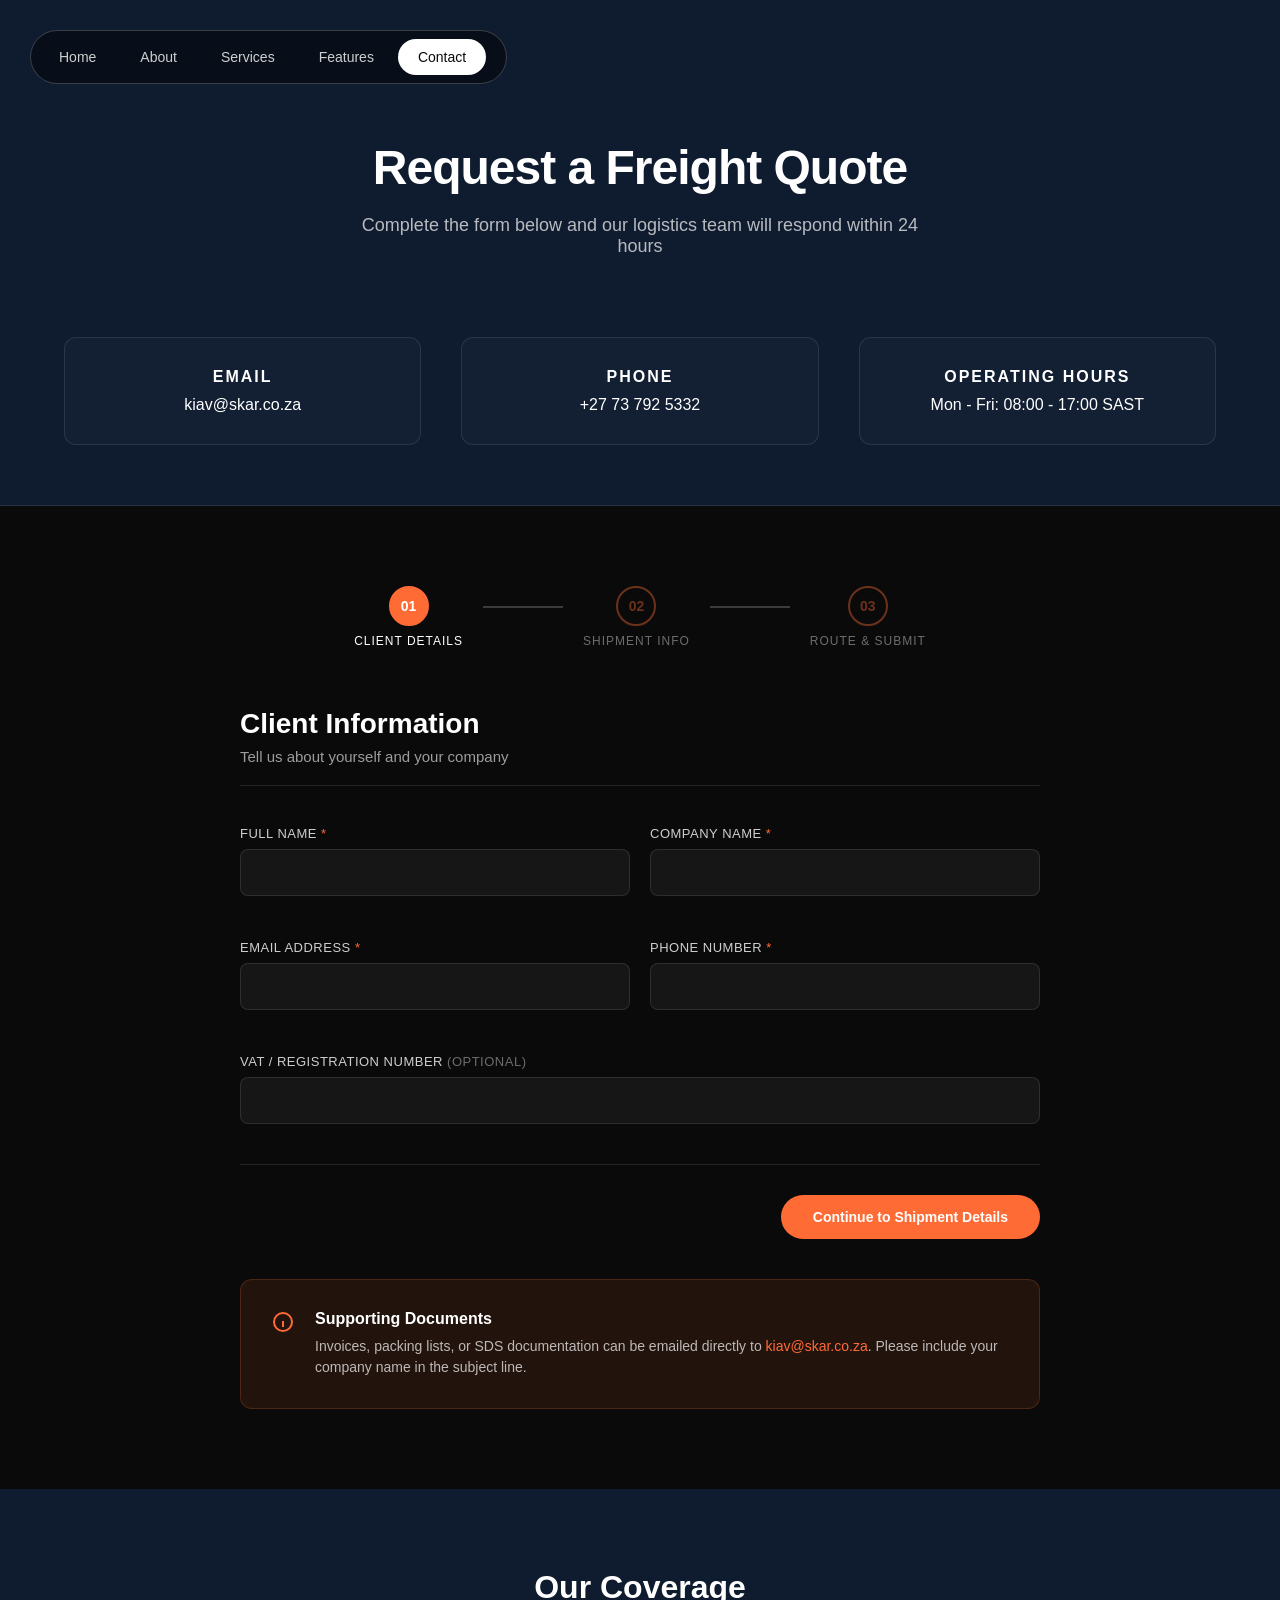
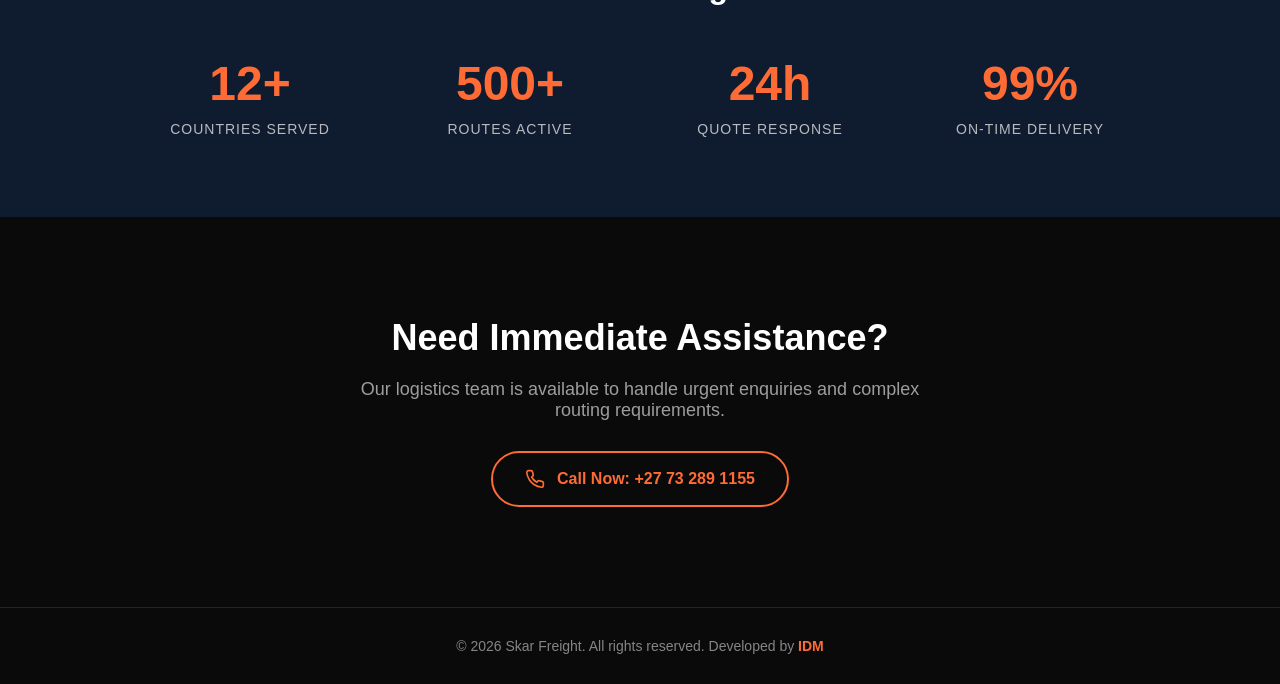
<file: contact-us.html>
<!DOCTYPE html>
<html lang="en">
<head>
    <meta charset="UTF-8">
    <meta name="viewport" content="width=device-width, initial-scale=1.0">
    <title>Contact Us | Skar Freight - Logistics Solutions</title>
    <link rel="stylesheet" href="./assets/css/style.css">
    <link rel="stylesheet" href="./assets/css/contact.css">
</head>
<body>

    <!-- Mobile Header (Logo + Hamburger) - Only visible on mobile -->
    <div class="mobile-header">
        <a href="#home" class="mobile-logo">
            <img src="/assets/img/logo/skarfreight_LogoT.png" alt="Skar Freight Logo">
        </a>
    </div>

    <!-- Mobile Menu Overlay -->
    <div class="mobile-menu" id="mobileMenu">
        <div class="mobile-menu-header">
            <span class="mobile-menu-title">Menu</span>
            <button class="mobile-menu-close" id="mobileMenuClose" aria-label="Close menu">
                <svg width="24" height="24" viewBox="0 0 24 24" fill="none" stroke="currentColor" stroke-width="2">
                    <path d="M18 6L6 18M6 6l12 12"/>
                </svg>
            </button>
        </div>
        <nav class="mobile-nav">
            <a href="#home" class="mobile-nav-link active">Home</a>
            <a href="#about" class="mobile-nav-link">About</a>
            <a href="#services" class="mobile-nav-link">Services</a>
            <a href="#tracking" class="mobile-nav-link">Tracking</a>
            <a href="contact-us.html" class="mobile-nav-link">Contact</a>
        </nav>
        <div class="mobile-menu-footer">
            <a href="contact-us.html" class="btn-mobile-quote">Get a Quote</a>
        </div>
    </div>

    <!-- Navigation -->
    <nav class="nav-container">
        <div class="nav-links">
            <a href="index.html" class="nav-link">Home</a>
            <a href="index.html#about" class="nav-link">About</a>
            <a href="index.html#services" class="nav-link">Services</a>
            <a href="index.html#features" class="nav-link">Features</a>
            <a href="contact-us.html" class="nav-link active">Contact</a>
        </div>
    </nav>

    <!-- Right Side Actions -->
 

    <!-- Slim Hero -->
    <section class="contact-hero">
        <div class="contact-hero-content">
            <h1>Request a Freight Quote</h1>
            <p>Complete the form below and our logistics team will respond within 24 hours</p>
        </div>
    </section>

    <!-- Contact Information Block -->
    <section class="contact-info-section">
        <div class="contact-info-grid">
            <div class="info-block">
                <span class="info-label">Email</span>
                <a href="mailto:operations@skarfreight.co.za">kiav@skar.co.za</a>
            </div>
            <div class="info-block">
                <span class="info-label">Phone</span>
                <a href="tel:+27123456789">+27 73 792 5332</a>
            </div>
            <div class="info-block">
                <span class="info-label">Operating Hours</span>
                <span>Mon - Fri: 08:00 - 17:00 SAST</span>
            </div>
        </div>
    </section>

    <!-- Main Form Section -->
    <section class="form-section" id="info" >
        <div class="form-container">
            
            <!-- Progress Bar -->
            <div class="form-progress">
                <div class="progress-step active" data-step="1">
                    <span class="step-number">01</span>
                    <span class="step-label">Client Details</span>
                </div>
                <div class="progress-line"></div>
                <div class="progress-step" data-step="2">
                    <span class="step-number">02</span>
                    <span class="step-label">Shipment Info</span>
                </div>
                <div class="progress-line"></div>
                <div class="progress-step" data-step="3">
                    <span class="step-number">03</span>
                    <span class="step-label">Route & Submit</span>
                </div>
            </div>

            <!-- Form -->
            <form id="quoteForm" action="https://api.web3forms.com/submit" method="POST">
                
                <!-- Web3Forms Configuration -->
                <input type="hidden" name="access_key" value="cb24d97c-e6bf-4c28-b1c5-c3f5e6b22bdf">
                <input type="hidden" name="subject" value="New Freight Quote Request - Skar Freight">
                <input type="hidden" name="from_name" value="Skar Freight Website">
                <input type="hidden" name="redirect" value="https://skar.co.za/thank-you.html">
                
             
                <div class="h-captcha" data-captcha="true"></div>
                
                
                <!-- Step 1: Client Details -->
                <div class="form-step active" data-step="1">
                    <div class="step-header">
                        <h2>Client Information</h2>
                        <p>Tell us about yourself and your company</p>
                    </div>

                    <div class="form-grid two-col">
                        <div class="form-group">
                            <label for="clientFullName">Full Name <span class="required">*</span></label>
                            <input type="text" id="clientFullName" name="Client Full Name" required>
                        </div>
                        <div class="form-group">
                            <label for="companyName">Company Name <span class="required">*</span></label>
                            <input type="text" id="companyName" name="Company Name" required>
                        </div>
                    </div>

                    <div class="form-grid two-col">
                        <div class="form-group">
                            <label for="emailAddress">Email Address <span class="required">*</span></label>
                            <input type="email" id="emailAddress" name="Email Address" required>
                        </div>
                        <div class="form-group">
                            <label for="phoneNumber">Phone Number <span class="required">*</span></label>
                            <input type="tel" id="phoneNumber" name="Phone Number" required>
                        </div>
                    </div>

                    <div class="form-group">
                        <label for="vatNumber">VAT / Registration Number <span class="optional">(Optional)</span></label>
                        <input type="text" id="vatNumber" name="VAT Registration Number">
                    </div>

                    <div class="step-actions">
                        <button type="button" class="btn-next" onclick="nextStep(2)">Continue to Shipment Details</button>
                    </div>
                </div>

                <!-- Step 2: Shipment Information -->
                <div class="form-step" data-step="2">
                    <div class="step-header">
                        <h2>Shipment Details</h2>
                        <p>Describe your cargo and service requirements</p>
                    </div>

                    <div class="form-group">
                        <label for="serviceType">Service Type <span class="required">*</span></label>
                        <select id="serviceType" name="Service Type" required>
                            <option value="">Select a service...</option>
                            <option value="Local Transport">Local Transport</option>
                            <option value="Long Distance">Long Distance</option>
                            <option value="Cross-Border">Cross-Border</option>
                            <option value="Break Bulk">Break Bulk</option>
                            <option value="Containerized">Containerized</option>
                            <option value="Hazardous / Bonded">Hazardous / Bonded</option>
                            <option value="3PL">3PL</option>
                            <option value="Other">Other</option>
                        </select>
                    </div>

                    <div class="form-group">
                        <label for="cargoDescription">Cargo Description <span class="required">*</span></label>
                        <textarea id="cargoDescription" name="Cargo Description" rows="3" placeholder="Describe the nature of your goods..." required></textarea>
                    </div>

                    <div class="form-grid two-col">
                        <div class="form-group">
                            <label for="estimatedWeight">Estimated Weight <span class="required">*</span></label>
                            <div class="input-group">
                                <input type="number" id="estimatedWeight" name="Estimated Weight" min="0" step="0.01" required>
                                <select name="Weight Unit" class="unit-select">
                                    <option value="kg">kg</option>
                                    <option value="tons">tons</option>
                                </select>
                            </div>
                        </div>
                        <div class="form-group">
                            <label for="packagingType">Packaging Type <span class="required">*</span></label>
                            <select id="packagingType" name="Packaging Type" required>
                                <option value="">Select...</option>
                                <option value="Pallets">Pallets</option>
                                <option value="Crates">Crates</option>
                                <option value="Containers">Containers</option>
                                <option value="Bulk">Bulk</option>
                                <option value="Boxes/Cartons">Boxes/Cartons</option>
                                <option value="Other">Other</option>
                            </select>
                        </div>
                    </div>

                    <div class="form-grid three-col">
                        <div class="toggle-group">
                            <label class="toggle-label">
                                <input type="checkbox" name="Hazardous Cargo" value="Yes">
                                <span class="toggle-switch"></span>
                                <span class="toggle-text">Hazardous Cargo?</span>
                            </label>
                        </div>
                        <div class="toggle-group">
                            <label class="toggle-label">
                                <input type="checkbox" name="Insurance Required" value="Yes">
                                <span class="toggle-switch"></span>
                                <span class="toggle-text">Insurance Required?</span>
                            </label>
                        </div>
                        <div class="toggle-group">
                            <label class="toggle-label">
                                <input type="checkbox" name="Tracking Access Required" value="Yes">
                                <span class="toggle-switch"></span>
                                <span class="toggle-text">Tracking Access?</span>
                            </label>
                        </div>
                    </div>

                    <!-- Conditional Hazardous Details -->
                    <div class="form-group conditional-field" id="hazardousDetails" style="display: none;">
                        <label for="hazardousInfo">Hazardous Material Details <span class="required">*</span></label>
                        <textarea id="hazardousInfo" name="Hazardous Material Details" rows="3" placeholder="UN Number, Class, Packing Group, etc."></textarea>
                    </div>

                    <div class="step-actions">
                        <button type="button" class="btn-prev" onclick="prevStep(1)">Back</button>
                        <button type="button" class="btn-next" onclick="nextStep(3)">Continue to Route Details</button>
                    </div>
                </div>

                <!-- Step 3: Route Information -->
                <div class="form-step" data-step="3">
                    <div class="step-header">
                        <h2>Route Information</h2>
                        <p>Specify collection and delivery locations</p>
                    </div>

                    <div class="location-section">
                        <h3>Collection</h3>
                        <div class="form-grid two-col">
                            <div class="form-group">
                                <label for="collectionCity">City <span class="required">*</span></label>
                                <input type="text" id="collectionCity" name="Collection City" required>
                            </div>
                            <div class="form-group">
                                <label for="collectionCountry">Country <span class="required">*</span></label>
                                <input type="text" id="collectionCountry" name="Collection Country" required>
                            </div>
                        </div>
                        <div class="form-group">
                            <label for="collectionDate">Preferred Collection Date <span class="required">*</span></label>
                            <input type="date" id="collectionDate" name="Preferred Collection Date" required>
                        </div>
                    </div>

                    <div class="location-section">
                        <h3>Delivery</h3>
                        <div class="form-grid two-col">
                            <div class="form-group">
                                <label for="deliveryCity">City <span class="required">*</span></label>
                                <input type="text" id="deliveryCity" name="Delivery City" required>
                            </div>
                            <div class="form-group">
                                <label for="deliveryCountry">Country <span class="required">*</span></label>
                                <input type="text" id="deliveryCountry" name="Delivery Country" required>
                            </div>
                        </div>
                        <div class="form-group">
                            <label for="deliveryDate">Required Delivery Date <span class="optional">(Optional)</span></label>
                            <input type="date" id="deliveryDate" name="Required Delivery Date">
                        </div>
                    </div>

                    <div class="form-group">
                        <label for="additionalNotes">Additional Notes <span class="optional">(Optional)</span></label>
                        <textarea id="additionalNotes" name="Additional Notes" rows="4" placeholder="Any special requirements, access restrictions, or other relevant information..."></textarea>
                    </div>

                    <div class="step-actions">
                        <button type="button" class="btn-prev" onclick="prevStep(2)">Back</button>
                        <button type="submit" class="btn-submit">Submit Quote Request</button>
                    </div>
                </div>

            </form>

            <!-- File Upload Notice -->
            <div class="file-notice">
                <div class="notice-icon">
                    <svg width="24" height="24" viewBox="0 0 24 24" fill="none" stroke="currentColor" stroke-width="2">
                        <path d="M13 16h-1v-4h-1m1-4h.01M21 12a9 9 0 11-18 0 9 9 0 0118 0z"/>
                    </svg>
                </div>
                <div class="notice-content">
                    <strong>Supporting Documents</strong>
                    <p>Invoices, packing lists, or SDS documentation can be emailed directly to <a href="mailto:kiav@skar.co.za">kiav@skar.co.za</a>. Please include your company name in the subject line.</p>
                </div>
            </div>

        </div>
    </section>

    <!-- Coverage Section -->
    <section class="coverage-section">
        <div class="coverage-container">
            <h2>Our Coverage</h2>
            <div class="coverage-grid">
                <div class="coverage-item">
                    <span class="coverage-number">12+</span>
                    <span class="coverage-label">Countries Served</span>
                </div>
                <div class="coverage-item">
                    <span class="coverage-number">500+</span>
                    <span class="coverage-label">Routes Active</span>
                </div>
                <div class="coverage-item">
                    <span class="coverage-number">24h</span>
                    <span class="coverage-label">Quote Response</span>
                </div>
                <div class="coverage-item">
                    <span class="coverage-number">99%</span>
                    <span class="coverage-label">On-Time Delivery</span>
                </div>
            </div>
        </div>
    </section>

    <!-- Reinforcement CTA -->
    <section class="reinforcement-cta">
        <div class="reinforcement-content">
            <h2>Need Immediate Assistance?</h2>
            <p>Our logistics team is available to handle urgent enquiries and complex routing requirements.</p>
            <a href="tel:+27732891155" class="btn-phone">
                <svg width="20" height="20" viewBox="0 0 24 24" fill="none" stroke="currentColor" stroke-width="2">
                    <path d="M22 16.92v3a2 2 0 01-2.18 2 19.79 19.79 0 01-8.63-3.07 19.5 19.5 0 01-6-6 19.79 19.79 0 01-3.07-8.67A2 2 0 014.11 2h3a2 2 0 012 1.72 12.84 12.84 0 00.7 2.81 2 2 0 01-.45 2.11L8.09 9.91a16 16 0 006 6l1.27-1.27a2 2 0 012.11-.45 12.84 12.84 0 002.81.7A2 2 0 0122 16.92z"/>
                </svg>
                Call Now: +27 73 289 1155
            </a>
        </div>
    </section>

    <!-- Footer -->
    <footer class="contact-footer">
        <div class="footer-bottom">
            <p>&copy; 2026 Skar Freight. All rights reserved. Developed by <a href="https://icarusdigi.github.io/site/" target="_blank" rel="noopener noreferrer">IDM</a></p>
        </div>
    </footer>

    <script src="./assets/js/contact.js"></script>
   
<script src="https://web3forms.com/client/script.js" async defer></script>


</body>
</html>
</file>
<file: assets/css/style.css>
* {
            margin: 0;
            padding: 0;
            box-sizing: border-box;
        }

        html {
            scroll-behavior: auto;
            overflow-y: scroll;
            scroll-snap-type: y mandatory;
        }

        body {
            font-family: -apple-system, BlinkMacSystemFont, 'Segoe UI', Roboto, Oxygen, Ubuntu, Cantarell, sans-serif;
            background: #0a0a0a;
            color: white;
            overflow-x: hidden;
        }

        /* Section Base Styles */
        .section {
            width: 100vw;
            height: 100vh;
            scroll-snap-align: start;
            scroll-snap-stop: always;
            position: relative;
            overflow: hidden;
        }

        /* Navigation Container - Floating */
        .nav-container {
            position: fixed;
            top: 30px;
            left: 30px;
            z-index: 1000;
            display: flex;
            align-items: center;
            gap: 20px;
            background: rgba(0, 0, 0, 0.449);
            backdrop-filter: blur(20px);
            -webkit-backdrop-filter: blur(20px);
            border: 1px solid rgba(255, 255, 255, 0.2);
            border-radius: 50px;
            padding: 8px;
            padding-right: 20px;
            transition: all 0.3s ease;
        }

        .nav-links {
            display: flex;
            gap: 4px;
        }

        .nav-link {
            padding: 10px 20px;
            text-decoration: none;
            color: rgba(255, 255, 255, 0.8);
            font-size: 14px;
            font-weight: 500;
            border-radius: 50px;
            transition: all 0.3s ease;
            white-space: nowrap;
        }

        .nav-link:hover {
            color: white;
            background: rgba(255, 255, 255, 0.1);
        }

        .nav-link.active {
            background: white;
            color: #0a0a0a;
        }

        /* Right Side Buttons */
        .nav-actions {
            position: fixed;
            top: 30px;
            right: 30px;
            z-index: 1000;
            display: flex;
            gap: 12px;
            align-items: center;
        }

        .btn-primary {
            background: #ff6b35;
            color: white;
            border: none;
            padding: 12px 24px;
            border-radius: 50px;
            font-size: 14px;
            font-weight: 600;
            cursor: pointer;
            transition: all 0.3s ease;
            display: flex;
            align-items: center;
            gap: 8px;
        }

        .btn-primary:hover {
            background: #ff5722;
            transform: translateY(-2px);
            box-shadow: 0 10px 30px rgba(255, 107, 53, 0.3);
        }

        .btn-round {
            width: 44px;
            height: 44px;
            border-radius: 50%;
            background: rgba(89, 89, 89, 0.523);
            backdrop-filter: blur(20px);
            border: 1px solid rgba(255, 255, 255, 0.2);
            color: white;
            cursor: pointer;
            display: flex;
            align-items: center;
            justify-content: center;
            transition: all 0.3s ease;
        }

        .btn-round:hover {
            background: rgba(255, 255, 255, 0.2);
            transform: translateY(-2px);
        }

        /* Hero Section */
        .hero-section {
            position: relative;
            display: flex;
            align-items: center;
            justify-content: flex-start;
            padding: 0 5%;
        }

        .hero-bg {
            position: absolute;
            top: 0;
            left: 0;
            width: 100%;
            height: 100%;
            z-index: 0;
            overflow: hidden;
        }

        .hero-bg img {
            width: 100%;
            height: 100%;
            object-fit: cover;
            transform: scale(1.1);
            transition: transform 0.1s linear;
        }

        .hero-overlay {
            position: absolute;
            top: 0;
            left: 0;
            width: 100%;
            height: 100%;
            background: linear-gradient(to bottom, rgba(0,0,0,0.3) 0%, rgba(0,0,0,0.5) 100%);
            z-index: 1;
        }

        /* Hero Content - Lower Left Quarter */
        .hero-content {
            position: relative;
            z-index: 2;
            max-width: 500px;
            margin-top: 15vh;
            transform: translateY(0);
            transition: transform 0.1s linear, opacity 0.1s linear;
        }

        .hero-text {
            font-size: 16px;
            line-height: 1.6;
            color: rgba(255, 255, 255, 0.9);
            margin-bottom: 30px;
            font-weight: 400;
        }

        .hero-cta {
            display: flex;
            gap: 12px;
            align-items: center;
        }

        .btn-request {
            background: #ff6b35;
            color: white;
            border: none;
            padding: 14px 28px;
            border-radius: 50px;
            font-size: 14px;
            font-weight: 600;
            cursor: pointer;
            transition: all 0.3s ease;
            display: flex;
            align-items: center;
            gap: 10px;
        }

        .btn-request:hover {
            background: #ff5722;
            transform: translateY(-2px);
            box-shadow: 0 10px 30px rgba(255, 107, 53, 0.4);
        }

        .btn-arrow {
            width: 40px;
            height: 40px;
            border-radius: 50%;
            background: white;
            border: none;
            color: #0a0a0a;
            cursor: pointer;
            display: flex;
            align-items: center;
            justify-content: center;
            transition: all 0.3s ease;
        }

        .btn-arrow:hover {
            transform: scale(1.1);
        }

        /* Animated Ticker */
        .ticker-container {
            position: absolute;
            bottom: 0;
            left: 0;
            width: 100%;
            overflow: hidden;
            z-index: 3;
            background: rgba(0, 0, 0, 0.3);
            backdrop-filter: blur(10px);
            border-top: 1px solid rgba(255, 255, 255, 0.1);
            padding: 20px 0;
        }

        .ticker-wrapper {
            display: flex;
            width: fit-content;
            animation: ticker 20s linear infinite;
        }

        .ticker-text {
            font-size: 80px;
            font-weight: 900;
            color: white;
            white-space: nowrap;
            padding-right: 100px;
            letter-spacing: -2px;
            text-transform: uppercase;
        }

        @keyframes ticker {
            0% {
                transform: translateX(0);
            }
            100% {
                transform: translateX(-50%);
            }
        }

               /* Why Choose Us Section */
        .why-choose-section {
            background: #ffffff;
            color: #0a0a0a;
            display: flex;
            align-items: center;
            justify-content: center;
            padding: 80px 5%;
        }

        .why-choose-container {
            max-width: 1400px;
            width: 100%;
        }

        /* Header Row */
        .why-choose-header {
            display: flex;
            justify-content: space-between;
            align-items: flex-start;
            margin-bottom: 80px;
            gap: 60px;
        }

        .section-label {
            display: flex;
            align-items: center;
            gap: 10px;
            font-size: 14px;
            font-weight: 500;
            color: #0a0a0a;
            white-space: nowrap;
            flex-shrink: 0;
        }

        .orange-dot {
            width: 8px;
            height: 8px;
            background: #ff6b35;
            border-radius: 50%;
            display: inline-block;
        }

        .why-choose-heading {
            font-size: 42px;
            font-weight: 600;
            line-height: 1.2;
            color: #0a0a0a;
            max-width: 700px;
            letter-spacing: -0.5px;
        }

        /* Features Grid */
        .features-grid {
            display: grid;
            grid-template-columns: repeat(4, 1fr);
            gap: 40px;
        }

        .feature-card {
            display: flex;
            flex-direction: column;
            gap: 20px;
        }

        .feature-icon {
            width: 50px;
            height: 50px;
            border: 1px solid #e0e0e0;
            border-radius: 50%;
            display: flex;
            align-items: center;
            justify-content: center;
            color: #0a0a0a;
        }

        .feature-title {
            font-size: 18px;
            font-weight: 600;
            color: #0a0a0a;
        }

        .feature-description {
            font-size: 14px;
            line-height: 1.5;
            color: #666;
        }

        /* Responsive */
        @media (max-width: 1024px) {
            .why-choose-header {
                flex-direction: column;
                gap: 30px;
            }

            .why-choose-heading {
                font-size: 32px;
                max-width: 100%;
            }

            .features-grid {
                grid-template-columns: repeat(2, 1fr);
                gap: 40px 30px;
            }
        }

        @media (max-width: 768px) {
            .why-choose-section {
                padding: 60px 20px;
            }

            .why-choose-heading {
                font-size: 24px;
            }

            .features-grid {
                grid-template-columns: 1fr;
                gap: 30px;
            }

            .why-choose-header {
                margin-bottom: 50px;
            }
        }

        /* Responsive */
        @media (max-width: 768px) {
            .nav-container {
                top: 20px;
                left: 20px;
                padding: 6px;
                padding-right: 15px;
            }

            .nav-link {
                padding: 8px 12px;
                font-size: 12px;
            }

            .nav-actions {
                top: 20px;
                right: 20px;
            }

            .hero-content {
                margin-top: 20vh;
                padding: 0 20px;
            }

            .hero-text {
                font-size: 14px;
            }

            .ticker-text {
                font-size: 40px;
            }
        }

                /* Services Section */
        .services-section {
            background: #ffffff;
            color: #0a0a0a;
            display: flex;
            align-items: center;
            justify-content: center;
            overflow: hidden;
            padding: 60px 0;
        }

        .services-container {
            width: 100%;
            display: flex;
            flex-direction: column;
            align-items: center;
            gap: 50px;
        }

        /* Carousel - Left Aligned */
        .carousel-viewport {
            width: 100%;
            overflow: hidden;
            cursor: grab;
            position: relative;
        }

        .carousel-viewport:active {
            cursor: grabbing;
        }

        .carousel-viewport.dragging {
            cursor: grabbing;
        }

        .carousel-track {
            display: flex;
            gap: 30px;
            padding-left: 5%; /* Start from left with padding */
            padding-right: 5%;
            will-change: transform;
        }

        /* Service Slide */
        .service-slide {
            flex: 0 0 400px;
            height: 450px;
            position: relative;
            transition: transform 0.5s cubic-bezier(0.25, 0.46, 0.45, 0.94), 
                        opacity 0.5s ease;
            transform: scale(0.9) perspective(1000px) rotateY(5deg);
            opacity: 0.7;
        }

        .service-slide.active {
            transform: scale(1) perspective(1000px) rotateY(0deg);
            opacity: 1;
            z-index: 10;
        }

        .service-slide.prev {
            transform: scale(0.9) perspective(1000px) rotateY(5deg);
            opacity: 0.8;
        }

        .service-slide.next {
            transform: scale(0.9) perspective(1000px) rotateY(-5deg);
            opacity: 0.8;
        }

        .slide-card {
            width: 100%;
            height: 100%;
            border-radius: 30px;
            overflow: hidden;
            position: relative;
            box-shadow: 0 20px 60px rgba(0, 0, 0, 0.15);
            background: #0a1628;
        }

        .slide-card img {
            width: 100%;
            height: 100%;
            object-fit: cover;
            pointer-events: none;
        }

        .slide-overlay {
            position: absolute;
            top: 0;
            left: 0;
            width: 100%;
            height: 100%;
            background: linear-gradient(to bottom, rgba(0, 50, 100, 0.2) 0%, rgba(0, 30, 60, 0.7) 100%);
        }

        .slide-content {
            position: absolute;
            bottom: 40px;
            left: 40px;
            color: white;
            z-index: 2;
        }

        .slide-number {
            font-size: 48px;
            font-weight: 300;
            opacity: 0.8;
            display: block;
            margin-bottom: 10px;
            font-family: 'Segoe UI', sans-serif;
        }

        .slide-title {
            font-size: 28px;
            font-weight: 600;
            margin: 0;
            letter-spacing: -0.5px;
        }

        /* Description Area */
        .service-description {
            text-align: center;
            max-width: 600px;
            padding: 0 20px;
            opacity: 0;
            transform: translateY(20px);
            transition: all 0.5s ease;
        }

        .service-description.visible {
            opacity: 1;
            transform: translateY(0);
        }

        .description-text {
            font-size: 18px;
            line-height: 1.6;
            color: #666;
            margin-bottom: 30px;
        }

        .description-text .highlight {
            color: #0a0a0a;
            font-weight: 600;
        }

        .btn-learn-more {
            background: #ff6b35;
            color: white;
            border: none;
            padding: 14px 32px;
            border-radius: 50px;
            font-size: 14px;
            font-weight: 600;
            cursor: pointer;
            transition: all 0.3s ease;
        }

        .btn-learn-more:hover {
            background: #ff5722;
            transform: translateY(-2px);
            box-shadow: 0 10px 30px rgba(255, 107, 53, 0.3);
        }

        /* Hide scrollbar */
        .carousel-viewport::-webkit-scrollbar {
            display: none;
        }

        .carousel-viewport {
            -ms-overflow-style: none;
            scrollbar-width: none;
        }

        /* Responsive */
        @media (max-width: 1024px) {
            .service-slide {
                flex: 0 0 350px;
                height: 400px;
            }

            .slide-number {
                font-size: 40px;
            }

            .slide-title {
                font-size: 24px;
            }
        }

        @media (max-width: 768px) {
            .services-section {
                padding: 40px 0;
            }

            .service-slide {
                flex: 0 0 300px;
                height: 350px;
            }

            .slide-content {
                bottom: 30px;
                left: 30px;
            }

            .slide-number {
                font-size: 32px;
            }

            .slide-title {
                font-size: 20px;
            }

            .description-text {
                font-size: 16px;
            }

            .carousel-track {
                padding-left: 20px;
                padding-right: 20px;
            }
        }

        /* Process Section */
        .process-section {
            background: #0f1b2e;
            color: white;
            display: flex;
            align-items: center;
            justify-content: center;
            position: relative;
            overflow: hidden;
        }

        .process-container {
            width: 100%;
            max-width: 1200px;
            padding: 80px 5%;
            position: relative;
            z-index: 1;
        }

        /* Background World Maps */
        .world-map {
            position: absolute;
            width: 400px;
            height: 400px;
            opacity: 0.6;
            pointer-events: none;
        }

        .world-map.left {
            top: 10%;
            left: -100px;
            transform: rotate(-15deg);
        }

        .world-map.right {
            bottom: 10%;
            right: -100px;
            transform: rotate(15deg);
        }

        .world-map svg {
            width: 100%;
            height: 100%;
        }

        /* Header */
        .process-header {
            text-align: center;
            margin-bottom: 80px;
            position: relative;
            z-index: 2;
        }

        .process-title {
            font-size: 42px;
            font-weight: 600;
            line-height: 1.2;
            margin-bottom: 20px;
            letter-spacing: -0.5px;
        }

        .process-subtitle {
            font-size: 16px;
            color: rgba(255, 255, 255, 0.7);
            line-height: 1.6;
            font-weight: 400;
        }

        /* Timeline Container */
        .timeline-container {
            position: relative;
            width: 100%;
            max-width: 900px;
            margin: 0 auto;
        }

        /* Horizontal Connecting Line */
        .timeline-line {
            position: absolute;
            top: 60px;
            left: 15%;
            right: 15%;
            height: 2px;
            background: rgba(255, 255, 255, 0.1);
            z-index: 0;
        }

        .line-progress {
            height: 100%;
            background: linear-gradient(to right, #ff6b35, #ff8f5a);
            width: 0%;
            transition: width 1s ease;
        }

        .line-progress.animate {
            width: 100%;
        }

        /* Steps Wrapper */
        .steps-wrapper {
            display: flex;
            justify-content: space-between;
            position: relative;
            z-index: 1;
        }

        /* Individual Step */
        .step {
            display: flex;
            flex-direction: column;
            align-items: center;
            text-align: center;
            flex: 1;
            max-width: 280px;
            position: relative;
            opacity: 0;
            transform: translateY(30px);
            transition: all 0.6s ease;
        }

        .step.visible {
            opacity: 1;
            transform: translateY(0);
        }

        /* Step Connector (Vertical Line) */
        .step-connector {
            height: 60px;
            display: flex;
            align-items: flex-end;
            justify-content: center;
            margin-bottom: 20px;
        }

        .vertical-line {
            width: 2px;
            height: 0;
            background: rgba(255, 255, 255, 0.2);
            transition: height 0.8s ease;
        }

        .step.visible .vertical-line {
            height: 40px;
        }

        /* Step 2 has longer connector */
        .step[data-step="2"] .step-connector {
            height: 100px;
        }

        .step[data-step="2"].visible .vertical-line {
            height: 80px;
        }

        /* Step Circle */
        .step-circle {
            width: 60px;
            height: 60px;
            background: #ff6b35;
            border-radius: 50%;
            display: flex;
            align-items: center;
            justify-content: center;
            font-size: 24px;
            font-weight: 600;
            color: white;
            margin-bottom: 25px;
            box-shadow: 0 10px 30px rgba(255, 107, 53, 0.3);
            transform: scale(0);
            transition: transform 0.5s cubic-bezier(0.34, 1.56, 0.64, 1);
        }

        .step.visible .step-circle {
            transform: scale(1);
        }

        /* Step Content */
        .step-content {
            opacity: 0;
            transform: translateY(20px);
            transition: all 0.5s ease 0.3s;
        }

        .step.visible .step-content {
            opacity: 1;
            transform: translateY(0);
        }

        .step-title {
            font-size: 18px;
            font-weight: 600;
            margin-bottom: 10px;
            color: white;
        }

        .step-description {
            font-size: 14px;
            color: rgba(255, 255, 255, 0.6);
            line-height: 1.5;
            font-weight: 400;
        }

        /* Responsive */
        @media (max-width: 1024px) {
            .process-title {
                font-size: 36px;
            }

            .world-map {
                width: 300px;
                height: 300px;
            }

            .world-map.left {
                left: -150px;
            }

            .world-map.right {
                right: -150px;
            }
        }

        @media (max-width: 768px) {
            .process-container {
                padding: 60px 20px;
            }

            .process-title {
                font-size: 28px;
            }

            .process-subtitle {
                font-size: 14px;
            }

            .process-header {
                margin-bottom: 60px;
            }

            .timeline-line {
                display: none;
            }

            .steps-wrapper {
                flex-direction: column;
                gap: 50px;
                align-items: center;
            }

            .step {
                max-width: 100%;
            }

            .step-connector {
                height: 40px !important;
            }

            .step.visible .vertical-line {
                height: 30px !important;
            }

            .world-map {
                width: 200px;
                height: 200px;
                opacity: 0.4;
            }
        }        

                /* End-to-End Logistics Services Section */
        .logistics-services-section {
            background: #ffffff;
            color: #0a0a0a;
            display: flex;
            align-items: center;
            justify-content: center;
            padding: 100px 5%;
        }

        .logistics-container {
            max-width: 1400px;
            width: 100%;
        }

        /* Header */
        .logistics-header {
            display: flex;
            justify-content: space-between;
            align-items: flex-start;
            margin-bottom: 80px;
            gap: 60px;
        }

        .section-label {
            display: flex;
            align-items: center;
            gap: 10px;
            font-size: 14px;
            font-weight: 500;
            color: #0a0a0a;
            white-space: nowrap;
            flex-shrink: 0;
        }

        .orange-dot {
            width: 8px;
            height: 8px;
            background: #ff6b35;
            border-radius: 50%;
            display: inline-block;
        }

        .logistics-heading {
            font-size: 42px;
            font-weight: 600;
            line-height: 1.2;
            color: #0a0a0a;
            max-width: 700px;
            letter-spacing: -0.5px;
        }

        /* Services Grid - 4 Columns */
        .services-grid-four {
            display: grid;
            grid-template-columns: repeat(4, 1fr);
            gap: 40px;
            position: relative;
        }

        .services-grid-four::before {
            content: '';
            position: absolute;
            top: 0;
            left: 0;
            right: 0;
            height: 1px;
            background: linear-gradient(to right, transparent, #e0e0e0, transparent);
        }

        .service-item {
            padding: 40px 0;
            position: relative;
            opacity: 0;
            transform: translateY(30px);
            transition: all 0.6s ease;
        }

        .service-item.visible {
            opacity: 1;
            transform: translateY(0);
        }

        .service-item:not(:last-child)::after {
            content: '';
            position: absolute;
            right: -20px;
            top: 20%;
            height: 60%;
            width: 1px;
            background: #e0e0e0;
        }

        .service-icon {
            width: 50px;
            height: 50px;
            border: 1px solid #e0e0e0;
            border-radius: 50%;
            display: flex;
            align-items: center;
            justify-content: center;
            color: #0a0a0a;
            margin-bottom: 25px;
            transition: all 0.3s ease;
        }

        .service-item:hover .service-icon {
            border-color: #ff6b35;
            color: #ff6b35;
            transform: scale(1.1);
        }

        .service-name {
            font-size: 18px;
            font-weight: 600;
            color: #0a0a0a;
            margin-bottom: 12px;
        }

        .service-desc {
            font-size: 14px;
            line-height: 1.5;
            color: #666;
        }

        /* Track Shipment Section */
        .track-section {
            position: relative;
            height: 100vh;
            display: flex;
            align-items: center;
            justify-content: center;
            overflow: hidden;
        }

        .track-bg {
            position: absolute;
            top: 0;
            left: 0;
            width: 100%;
            height: 100%;
            z-index: 0;
        }

        .track-bg img {
            width: 100%;
            height: 100%;
            object-fit: cover;
        }

        .track-overlay {
            position: absolute;
            top: 0;
            left: 0;
            width: 100%;
            height: 100%;
            background: rgba(0, 20, 40, 0.4);
        }

        .track-container {
            position: relative;
            z-index: 2;
            width: 100%;
            max-width: 600px;
            padding: 0 20px;
        }

        .track-card {
            background: rgba(255, 255, 255, 0.95);
            backdrop-filter: blur(20px);
            border-radius: 24px;
            padding: 50px 40px;
            text-align: center;
            box-shadow: 0 25px 80px rgba(0, 0, 0, 0.3);
            opacity: 0;
            transform: translateY(40px);
            transition: all 0.8s ease;
        }

        .track-card.visible {
            opacity: 1;
            transform: translateY(0);
        }

        .track-title {
            font-size: 32px;
            font-weight: 600;
            color: #0a0a0a;
            margin-bottom: 15px;
        }

        .track-subtitle {
            font-size: 15px;
            color: #666;
            line-height: 1.5;
            margin-bottom: 35px;
        }

        .track-form {
            display: flex;
            gap: 12px;
            max-width: 500px;
            margin: 0 auto;
        }

        .track-input {
            flex: 1;
            padding: 16px 24px;
            border: 2px solid #e0e0e0;
            border-radius: 50px;
            font-size: 14px;
            outline: none;
            transition: all 0.3s ease;
        }

        .track-input:focus {
            border-color: #ff6b35;
        }

        .btn-track {
            background: #ff6b35;
            color: white;
            border: none;
            padding: 16px 32px;
            border-radius: 50px;
            font-size: 14px;
            font-weight: 600;
            cursor: pointer;
            transition: all 0.3s ease;
            white-space: nowrap;
        }

        .btn-track:hover {
            background: #ff5722;
            transform: translateY(-2px);
            box-shadow: 0 10px 30px rgba(255, 107, 53, 0.4);
        }

        /* Responsive */
        @media (max-width: 1024px) {
            .logistics-header {
                flex-direction: column;
                gap: 30px;
            }

            .logistics-heading {
                font-size: 32px;
                max-width: 100%;
            }

            .services-grid-four {
                grid-template-columns: repeat(2, 1fr);
                gap: 30px;
            }

            .service-item:not(:last-child)::after {
                display: none;
            }

            .service-item:nth-child(2)::after {
                display: none;
            }

            .track-title {
                font-size: 28px;
            }
        }

        @media (max-width: 768px) {
            .logistics-services-section {
                padding: 60px 20px;
            }

            .logistics-heading {
                font-size: 24px;
            }

            .services-grid-four {
                grid-template-columns: 1fr;
                gap: 30px;
            }

            .service-item {
                padding: 30px 0;
                border-bottom: 1px solid #e0e0e0;
            }

            .service-item:last-child {
                border-bottom: none;
            }

            .track-card {
                padding: 40px 24px;
            }

            .track-form {
                flex-direction: column;
            }

            .track-title {
                font-size: 24px;
            }

            .btn-track {
                width: 100%;
            }
        }

                /* Testimonials Section */
        .testimonials-section {
            background: #ffffff;
            color: #0a0a0a;
            display: flex;
            align-items: center;
            justify-content: center;
            padding: 100px 5%;
        }

        .testimonials-container {
            max-width: 1400px;
            width: 100%;
            display: grid;
            grid-template-columns: 1fr 1.2fr;
            gap: 80px;
            align-items: center;
        }

        /* Left Side */
        .testimonials-left {
            display: flex;
            flex-direction: column;
            gap: 30px;
        }

        .testimonials-title {
            font-size: 48px;
            font-weight: 600;
            line-height: 1.1;
            letter-spacing: -1px;
            color: #0a0a0a;
        }

        .testimonials-nav {
            display: flex;
            gap: 12px;
            margin: 20px 0;
        }

        .nav-arrow {
            width: 50px;
            height: 50px;
            border-radius: 50%;
            border: 1px solid #e0e0e0;
            background: white;
            cursor: pointer;
            display: flex;
            align-items: center;
            justify-content: center;
            transition: all 0.3s ease;
            color: #0a0a0a;
        }

        .nav-arrow:hover:not(:disabled) {
            background: #ff6b35;
            border-color: #ff6b35;
            color: white;
            transform: scale(1.1);
        }

        .nav-arrow:disabled {
            opacity: 0.3;
            cursor: not-allowed;
        }

        .nav-arrow.next {
            background: #ff6b35;
            border-color: #ff6b35;
            color: white;
        }

        .nav-arrow.next:hover:not(:disabled) {
            background: #ff5722;
            transform: scale(1.1);
        }

        .testimonials-intro {
            font-size: 16px;
            line-height: 1.6;
            color: #666;
            max-width: 350px;
        }

        /* Right Side - Slider */
        .testimonials-right {
            position: relative;
            height: 500px;
        }

        .testimonial-slider {
            position: relative;
            width: 100%;
            height: 100%;
        }

        .testimonial-slide {
            position: absolute;
            top: 0;
            left: 0;
            width: 100%;
            height: 100%;
            opacity: 0;
            transform: translateX(50px);
            transition: all 0.6s cubic-bezier(0.25, 0.46, 0.45, 0.94);
            pointer-events: none;
        }

        .testimonial-slide.active {
            opacity: 1;
            transform: translateX(0);
            pointer-events: all;
        }

        .testimonial-slide.prev {
            transform: translateX(-50px);
        }

        .testimonial-quote {
            margin-bottom: 40px;
            max-width: 450px;
            margin-left: auto;
            text-align: right;
        }

        .testimonial-quote p {
            font-size: 18px;
            line-height: 1.6;
            color: #666;
            font-style: italic;
        }

        .testimonial-card {
            position: relative;
            width: 100%;
            max-width: 400px;
            margin-left: auto;
            border-radius: 20px;
            overflow: hidden;
            box-shadow: 0 20px 60px rgba(0, 0, 0, 0.1);
        }

        .testimonial-image {
            width: 100%;
            height: 350px;
            object-fit: cover;
            display: block;
        }

        .testimonial-info {
            position: absolute;
            bottom: 20px;
            left: 20px;
            right: 20px;
            background: white;
            border-radius: 12px;
            padding: 20px;
            display: flex;
            justify-content: space-between;
            align-items: center;
            box-shadow: 0 4px 20px rgba(0, 0, 0, 0.08);
        }

        .testimonial-author h4 {
            font-size: 18px;
            font-weight: 600;
            color: #0a0a0a;
            margin-bottom: 4px;
        }

        .testimonial-author span {
            font-size: 14px;
            color: #666;
        }

        .testimonial-rating {
            display: flex;
            gap: 4px;
            color: #0a0a0a;
        }

        /* Responsive */
        @media (max-width: 1024px) {
            .testimonials-container {
                grid-template-columns: 1fr;
                gap: 60px;
            }

            .testimonials-title {
                font-size: 36px;
            }

            .testimonials-right {
                height: 450px;
            }

            .testimonial-quote {
                text-align: left;
                margin-left: 0;
                max-width: 100%;
            }

            .testimonial-card {
                margin-left: 0;
                max-width: 100%;
            }
        }

        @media (max-width: 768px) {
            .testimonials-section {
                padding: 60px 20px;
            }

            .testimonials-title {
                font-size: 28px;
            }

            .testimonials-right {
                height: 400px;
            }

            .testimonial-image {
                height: 280px;
            }

            .testimonial-info {
                padding: 15px;
                bottom: 15px;
                left: 15px;
                right: 15px;
            }

            .testimonial-author h4 {
                font-size: 16px;
            }

            .testimonial-author span {
                font-size: 12px;
            }
        }   

                /* CTA & Footer Combined Section */
        .cta-footer-section {
    background: #ffffff;
    min-height: 100vh;
    height: auto; /* Allow it to grow */
    scroll-snap-align: start;
    scroll-snap-stop: always;
    display: flex;
    flex-direction: column;
}

        .cta-footer-container {
            width: 100%;
            height: 100%;
            display: flex;
            flex-direction: column;
        }

        /* CTA Part */
        .cta-wrapper {
    display: grid;
    grid-template-columns: 1fr 1.5fr;
    gap: 20px;
    padding: 60px 5% 40px;
    max-width: 1400px;
    margin: 0 auto;
    width: 100%;
}

        .cta-image {
            border-radius: 20px;
            overflow: hidden;
            height: 100%;
        }

        .cta-image img {
            width: 100%;
            height: 100%;
            object-fit: cover;
        }

        .cta-content {
            background: #0f1b2e;
            border-radius: 20px;
            padding: 50px;
            position: relative;
            overflow: hidden;
            display: flex;
            flex-direction: column;
            justify-content: center;
        }

        .cta-bg-pattern {
            position: absolute;
            top: 0;
            right: 0;
            width: 50%;
            height: 100%;
            background-image: radial-gradient(circle, rgba(255,255,255,0.1) 1px, transparent 1px);
            background-size: 20px 20px;
            opacity: 0.5;
        }

        .cta-title {
            font-size: 32px;
            font-weight: 600;
            color: white;
            margin-bottom: 15px;
            position: relative;
            z-index: 1;
        }

        .cta-subtitle {
            font-size: 15px;
            color: rgba(255, 255, 255, 0.7);
            line-height: 1.6;
            margin-bottom: 30px;
            max-width: 400px;
            position: relative;
            z-index: 1;
        }

        .cta-actions {
            display: flex;
            gap: 12px;
            position: relative;
            z-index: 1;
        }

        .btn-cta {
            background: #ff6b35;
            color: white;
            border: none;
            padding: 12px 24px;
            border-radius: 50px;
            font-size: 14px;
            font-weight: 600;
            cursor: pointer;
            transition: all 0.3s ease;
        }

        .btn-cta:hover {
            background: #ff5722;
            transform: translateY(-2px);
            box-shadow: 0 10px 30px rgba(255, 107, 53, 0.4);
        }

        .btn-cta-arrow {
            width: 40px;
            height: 40px;
            border-radius: 50%;
            background: white;
            border: none;
            color: #0a0a0a;
            cursor: pointer;
            display: flex;
            align-items: center;
            justify-content: center;
            transition: all 0.3s ease;
        }

        .btn-cta-arrow:hover {
            transform: scale(1.1);
        }

        .cta-logo {
            position: absolute;
            bottom: 30px;
            right: 40px;
            font-size: 20px;
            font-weight: 700;
            color: #ff6b35;
            letter-spacing: 2px;
            z-index: 1;
        }

        /* Footer Part */
        .footer-wrapper {
            flex: 1;
            padding: 60px 5% 30px;
            position: relative;
            overflow: hidden;
            display: flex;
            flex-direction: column;
            justify-content: space-between;
        }

        .footer-main {
            display: grid;
            grid-template-columns: 2fr 1fr 1fr 1.5fr;
            gap: 60px;
            max-width: 1400px;
            margin: 0 auto 40px;
            width: 100%;
            position: relative;
            z-index: 1;
        }

        .footer-brand-name {
            font-size: 18px;
            font-weight: 700;
            color: #0a0a0a;
            margin-bottom: 15px;
            letter-spacing: 1px;
        }

        .footer-brand-desc {
            font-size: 14px;
            line-height: 1.6;
            color: #666;
            max-width: 280px;
        }

        .footer-heading {
            font-size: 15px;
            font-weight: 600;
            color: #0a0a0a;
            margin-bottom: 18px;
        }

        .footer-list {
            list-style: none;
            display: flex;
            flex-direction: column;
            gap: 10px;
        }

        .footer-list a {
            text-decoration: none;
            color: #666;
            font-size: 14px;
            transition: color 0.3s ease;
        }

        .footer-list a:hover {
            color: #ff6b35;
        }

        .btn-subscribe {
            background: #ff6b35;
            color: white;
            border: none;
            padding: 12px 24px;
            border-radius: 50px;
            font-size: 14px;
            font-weight: 600;
            cursor: pointer;
            display: flex;
            align-items: center;
            gap: 8px;
            transition: all 0.3s ease;
        }

        .btn-subscribe:hover {
            background: #ff5722;
            transform: translateY(-2px);
            box-shadow: 0 10px 30px rgba(255, 107, 53, 0.3);
        }

        /* Watermark */
        .footer-watermark {
    font-size: 150px;
    font-weight: 900;
    color: #f5f5f5;
    position: absolute;
    bottom: 80px; /* Increased from 60px to move it up */
    left: 50%;
    transform: translateX(-50%);
    white-space: nowrap;
    pointer-events: none;
    z-index: 0;
    letter-spacing: -8px;
    line-height: 1;
}

        /* Copyright */
        .footer-copyright {
            text-align: center;
            padding-top: 30px;
            border-top: 1px solid #e0e0e0;
            position: relative;
            z-index: 1;
            max-width: 1400px;
            margin: 0 auto;
            width: 100%;
        }

        .footer-copyright p {
            font-size: 14px;
            color: #666;
        }

        .footer-copyright a {
            color: #ff6b35;
            text-decoration: none;
            font-weight: 600;
            transition: color 0.3s ease;
        }

        .footer-copyright a:hover {
            color: #ff5722;
            text-decoration: underline;
        }

        /* Responsive */
        @media (max-width: 1024px) {
            .cta-wrapper {
                grid-template-columns: 1fr;
                height: auto;
                min-height: auto;
                padding: 60px 5% 40px;
            }

            .cta-image {
                height: 250px;
            }

            .cta-content {
                padding: 40px;
            }

            .cta-title {
                font-size: 28px;
            }

            .cta-logo {
                position: relative;
                bottom: auto;
                right: auto;
                margin-top: 20px;
            }

            .footer-main {
                grid-template-columns: 1fr 1fr;
                gap: 40px;
            }

            .footer-watermark {
                font-size: 80px;
                bottom: 80px;
            }
        }

        @media (max-width: 768px) {
            .cta-wrapper {
                padding: 40px 20px;
            }

            .cta-content {
                padding: 30px;
            }

            .cta-title {
                font-size: 24px;
            }

            .footer-wrapper {
                padding: 40px 20px 20px;
            }

            .footer-main {
                grid-template-columns: 1fr;
                gap: 30px;
            }

            .footer-watermark {
                font-size: 50px;
                letter-spacing: -4px;
                bottom: 100px;
            }

            .footer-copyright p {
                font-size: 12px;
            }
        }

        /* ============================================
   MOBILE HEADER & HAMBURGER MENU
   Only visible on mobile devices
   ============================================ */

/* Hide mobile elements on desktop by default */
.mobile-header,
.mobile-menu {
    display: none;
}

/* ============================================
   MOBILE BREAKPOINT (max-width: 768px)
   ============================================ */
@media (max-width: 768px) {
    
    /* Hide desktop navigation on mobile */
    .nav-container,
    .nav-actions {
        display: none !important;
    }
    
    /* Show mobile header */
    .mobile-header {
        display: flex;
        position: fixed;
        top: 0;
        left: 0;
        right: 0;
        height: 70px;
        background: rgba(15, 27, 46, 0.515);
        backdrop-filter: blur(20px);
        -webkit-backdrop-filter: blur(20px);
        z-index: 1000;
        padding: 0 20px;
        align-items: center;
        justify-content: space-between;
        border-bottom: 1px solid rgba(255, 255, 255, 0.1);
    }
    
    /* Mobile Logo */
    .mobile-logo {
        display: flex;
        align-items: center;
        height: 40px;
    }
    
    .mobile-logo img {
        height: 100%;
        width: auto;
        object-fit: contain;
    }
    
    /* Hamburger Button */
    .hamburger-btn {
        width: 44px;
        height: 44px;
        background: transparent;
        border: none;
        cursor: pointer;
        display: flex;
        flex-direction: column;
        align-items: center;
        justify-content: center;
        gap: 6px;
        padding: 10px;
        border-radius: 8px;
        transition: background 0.3s ease;
    }
    
    .hamburger-btn:hover {
        background: rgba(255, 255, 255, 0.1);
    }
    
    .hamburger-btn.active {
        background: rgba(255, 107, 53, 0.2);
    }
    
    .hamburger-line {
        width: 24px;
        height: 2px;
        background: white;
        border-radius: 2px;
        transition: all 0.3s ease;
    }
    
    .hamburger-btn.active .hamburger-line:nth-child(1) {
        transform: rotate(45deg) translate(5px, 5px);
    }
    
    .hamburger-btn.active .hamburger-line:nth-child(2) {
        opacity: 0;
    }
    
    .hamburger-btn.active .hamburger-line:nth-child(3) {
        transform: rotate(-45deg) translate(6px, -6px);
    }
    
    /* Mobile Menu Overlay */
    .mobile-menu {
        display: flex;
        position: fixed;
        top: 0;
        left: 0;
        right: 0;
        bottom: 0;
        background: #0f1b2e;
        z-index: 1001;
        flex-direction: column;
        transform: translateX(100%);
        transition: transform 0.4s cubic-bezier(0.25, 0.46, 0.45, 0.94);
        padding: 20px;
    }
    
    .mobile-menu.active {
        transform: translateX(0);
    }
    
    /* Mobile Menu Header */
    .mobile-menu-header {
        display: flex;
        justify-content: space-between;
        align-items: center;
        padding-bottom: 30px;
        border-bottom: 1px solid rgba(255, 255, 255, 0.1);
        margin-bottom: 30px;
    }
    
    .mobile-menu-title {
        font-size: 24px;
        font-weight: 600;
        color: white;
    }
    
    .mobile-menu-close {
        width: 44px;
        height: 44px;
        background: rgba(255, 255, 255, 0.1);
        border: none;
        border-radius: 50%;
        color: white;
        cursor: pointer;
        display: flex;
        align-items: center;
        justify-content: center;
        transition: all 0.3s ease;
    }
    
    .mobile-menu-close:hover {
        background: rgba(255, 107, 53, 0.3);
        transform: rotate(90deg);
    }
    
    /* Mobile Navigation Links */
    .mobile-nav {
        display: flex;
        flex-direction: column;
        gap: 8px;
        flex: 1;
    }
    
    .mobile-nav-link {
        padding: 18px 20px;
        color: rgba(255, 255, 255, 0.8);
        text-decoration: none;
        font-size: 18px;
        font-weight: 500;
        border-radius: 12px;
        transition: all 0.3s ease;
        display: flex;
        align-items: center;
        justify-content: space-between;
    }
    
    .mobile-nav-link::after {
        content: '→';
        opacity: 0;
        transform: translateX(-10px);
        transition: all 0.3s ease;
    }
    
    .mobile-nav-link:hover,
    .mobile-nav-link.active {
        background: rgba(255, 107, 53, 0.15);
        color: #ff6b35;
    }
    
    .mobile-nav-link:hover::after,
    .mobile-nav-link.active::after {
        opacity: 1;
        transform: translateX(0);
    }
    
    /* Mobile Menu Footer */
    .mobile-menu-footer {
        padding-top: 30px;
        border-top: 1px solid rgba(255, 255, 255, 0.1);
    }
    
    .btn-mobile-quote {
        display: block;
        width: 100%;
        padding: 18px;
        background: #ff6b35;
        color: white;
        text-align: center;
        text-decoration: none;
        border-radius: 50px;
        font-size: 16px;
        font-weight: 600;
        transition: all 0.3s ease;
    }
    
    .btn-mobile-quote:hover {
        background: #ff5722;
        transform: translateY(-2px);
    }
    
    /* Adjust hero section for mobile header */
    .hero-section {
        padding-top: 70px;
    }
    
    .hero-content {
        margin-top: 10vh;
    }
}

/* ============================================
   MOBILE FIXES FOR CUT-OFF SECTIONS
   ============================================ */

@media (max-width: 768px) {
    
    /* Disable scroll snap on mobile to allow natural scrolling */
    html {
        scroll-snap-type: none;
    }
    
    /* Allow sections to grow naturally on mobile */
    .section {
        height: auto;
        min-height: 100vh;
        scroll-snap-align: none;
        padding: 100px 5% 60px; /* Extra top padding for fixed header */
    }
    
    /* Why Choose Us Section - Mobile Fix */
    .why-choose-section {
        height: auto;
        min-height: 100vh;
        padding: 100px 20px 60px;
    }
    
    .why-choose-header {
        flex-direction: column;
        gap: 20px;
        margin-bottom: 40px;
    }
    
    .why-choose-heading {
        font-size: 24px;
        max-width: 100%;
    }
    
    .features-grid {
        grid-template-columns: 1fr;
        gap: 30px;
    }
    
    /* Process Section - Mobile Fix */
    .process-section {
        height: auto;
        min-height: 100vh;
        padding: 100px 20px 60px;
    }
    
    .process-container {
        padding: 0;
    }
    
    .process-header {
        margin-bottom: 40px;
    }
    
    .process-title {
        font-size: 24px;
    }
    
    .process-subtitle {
        font-size: 14px;
    }
    
    .timeline-line {
        display: none;
    }
    
    .steps-wrapper {
        flex-direction: column;
        gap: 40px;
        align-items: center;
    }
    
    .step {
        max-width: 100%;
    }
    
    .step-connector {
        height: 40px !important;
    }
    
    .step.visible .vertical-line {
        height: 30px !important;
    }
    
    /* End-to-End Logistics Services - Mobile Fix */
    .logistics-services-section {
        height: auto;
        min-height: 100vh;
        padding: 100px 20px 60px;
    }
    
    .logistics-header {
        flex-direction: column;
        gap: 20px;
        margin-bottom: 40px;
    }
    
    .logistics-heading {
        font-size: 24px;
        max-width: 100%;
    }
    
    .services-grid-four {
        grid-template-columns: 1fr;
        gap: 0;
    }
    
    .service-item {
        padding: 30px 0;
        border-bottom: 1px solid #e0e0e0;
    }
    
    .service-item:last-child {
        border-bottom: none;
    }
    
    .service-item:not(:last-child)::after {
        display: none;
    }
    
    /* CTA Footer section fix */
    .cta-footer-section {
        height: auto;
        min-height: 100vh;
    }
    
    .cta-wrapper {
        padding: 40px 20px;
    }
    
    .cta-image {
        height: 200px;
    }
    
    .footer-wrapper {
        padding: 40px 20px 20px;
    }
    
    .footer-main {
        grid-template-columns: 1fr 1fr;
        gap: 30px;
        margin-bottom: 30px;
    }
    
    .footer-watermark {
        font-size: 60px;
        bottom: 60px;
    }
}

/* Extra small devices */
@media (max-width: 480px) {
    .why-choose-heading,
    .logistics-heading,
    .process-title {
        font-size: 22px;
    }
    
    .feature-title,
    .service-name,
    .step-title {
        font-size: 16px;
    }
    
    .feature-description,
    .service-desc,
    .step-description {
        font-size: 13px;
    }
    
    .footer-main {
        grid-template-columns: 1fr;
        gap: 25px;
    }
    
    .footer-watermark {
        font-size: 40px;
        letter-spacing: -2px;
    }
}

/* ADD these styles to your CSS file */

/* Company Description Box Styles */
.company-description-box {
    max-width: 900px;
    margin: 80px auto 0;
    background: linear-gradient(135deg, #fafafa 0%, #f5f5f5 100%);
    border: 1px solid #e8e8e8;
    border-radius: 24px;
    padding: 50px 60px;
    position: relative;
    overflow: hidden;
    box-shadow: 
        0 4px 6px -1px rgba(0, 0, 0, 0.02),
        0 10px 20px -5px rgba(0, 0, 0, 0.04),
        inset 0 1px 0 rgba(255, 255, 255, 0.8);
}

/* Subtle pattern overlay */
.company-description-box::before {
    content: '';
    position: absolute;
    top: 0;
    left: 0;
    right: 0;
    bottom: 0;
    background-image: 
        radial-gradient(circle at 20% 80%, rgba(255, 107, 53, 0.03) 0%, transparent 50%),
        radial-gradient(circle at 80% 20%, rgba(255, 107, 53, 0.03) 0%, transparent 50%);
    pointer-events: none;
}

.description-content {
    position: relative;
    z-index: 1;
    text-align: center;
}

.description-lead {
    font-size: 17px;
    line-height: 1.8;
    color: #1a1a1a;
    font-weight: 500;
    margin-bottom: 30px;
}

.description-divider {
    display: flex;
    align-items: center;
    justify-content: center;
    gap: 15px;
    margin: 30px 0;
}

.divider-line {
    width: 60px;
    height: 1px;
    background: linear-gradient(to right, transparent, #ff6b35, transparent);
}

.divider-dot {
    width: 6px;
    height: 6px;
    background: #ff6b35;
    border-radius: 50%;
}

.description-body {
    font-size: 15px;
    line-height: 1.9;
    color: #4a4a4a;
    margin-bottom: 25px;
}

.description-closing {
    font-size: 15px;
    line-height: 1.9;
    color: #4a4a4a;
    font-style: italic;
    position: relative;
    display: inline-block;
}

.description-closing::before {
    content: '"';
    position: absolute;
    left: -20px;
    top: -10px;
    font-size: 40px;
    color: #ff6b35;
    opacity: 0.2;
    font-family: Georgia, serif;
    line-height: 1;
}

/* Corner accents */
.corner-accent {
    position: absolute;
    width: 30px;
    height: 30px;
    border-color: #ff6b35;
    opacity: 0.3;
    transition: opacity 0.3s ease;
}

.company-description-box:hover .corner-accent {
    opacity: 0.6;
}

.corner-accent.top-left {
    top: 20px;
    left: 20px;
    border-top: 2px solid;
    border-left: 2px solid;
    border-radius: 8px 0 0 0;
}

.corner-accent.top-right {
    top: 20px;
    right: 20px;
    border-top: 2px solid;
    border-right: 2px solid;
    border-radius: 0 8px 0 0;
}

.corner-accent.bottom-left {
    bottom: 20px;
    left: 20px;
    border-bottom: 2px solid;
    border-left: 2px solid;
    border-radius: 0 0 0 8px;
}

.corner-accent.bottom-right {
    bottom: 20px;
    right: 20px;
    border-bottom: 2px solid;
    border-right: 2px solid;
    border-radius: 0 0 8px 0;
}

/* Responsive adjustments */
@media (max-width: 1024px) {
    .company-description-box {
        margin-top: 60px;
        padding: 40px 45px;
    }
    
    .description-lead {
        font-size: 16px;
    }
    
    .description-body,
    .description-closing {
        font-size: 14px;
    }
}

@media (max-width: 768px) {
    .company-description-box {
        margin-top: 50px;
        padding: 35px 30px;
        border-radius: 20px;
    }
    
    .description-lead {
        font-size: 15px;
        line-height: 1.7;
    }
    
    .description-divider {
        margin: 25px 0;
    }
    
    .divider-line {
        width: 40px;
    }
    
    .description-body,
    .description-closing {
        font-size: 14px;
        line-height: 1.8;
    }
    
    .corner-accent {
        width: 20px;
        height: 20px;
    }
    
    .corner-accent.top-left { top: 15px; left: 15px; }
    .corner-accent.top-right { top: 15px; right: 15px; }
    .corner-accent.bottom-left { bottom: 15px; left: 15px; }
    .corner-accent.bottom-right { bottom: 15px; right: 15px; }
}

@media (max-width: 480px) {
    .company-description-box {
        padding: 30px 25px;
        border-radius: 16px;
    }
    
    .description-lead {
        font-size: 14px;
    }
    
    .description-body,
    .description-closing {
        font-size: 13px;
    }
}
</file>
<file: assets/css/contact.css>
/* Contact Page Styles */

/* Hero Section */
.contact-hero {
    background: #0f1b2e;
    padding: 140px 5% 80px;
    text-align: center;
}

.contact-hero-content h1 {
    font-size: 48px;
    font-weight: 600;
    color: white;
    margin-bottom: 20px;
    letter-spacing: -1px;
}

.contact-hero-content p {
    font-size: 18px;
    color: rgba(255, 255, 255, 0.7);
    max-width: 600px;
    margin: 0 auto;
}

/* Contact Info Section */
.contact-info-section {
    background: #0f1b2e;
    padding: 0 5% 60px;
    border-bottom: 1px solid rgba(255, 255, 255, 0.1);
}

.contact-info-grid {
    max-width: 1200px;
    margin: 0 auto;
    display: grid;
    grid-template-columns: repeat(3, 1fr);
    gap: 40px;
}

.info-block {
    text-align: center;
    padding: 30px;
    border: 1px solid rgba(255, 255, 255, 0.1);
    border-radius: 12px;
    background: rgba(255, 255, 255, 0.02);
}

.info-label {
    display: block;
    font-size: 12px;
    text-transform: uppercase;
    letter-spacing: 2px;
    color: #ff6b35;
    margin-bottom: 10px;
    font-weight: 600;
}

.info-block a,
.info-block span {
    color: white;
    font-size: 16px;
    text-decoration: none;
    transition: color 0.3s ease;
}

.info-block a:hover {
    color: #ff6b35;
}

/* Form Section */
.form-section {
    background: #0a0a0a;
    padding: 80px 5%;
    min-height: 100vh;
}

.form-container {
    max-width: 800px;
    margin: 0 auto;
}

/* Progress Bar */
.form-progress {
    display: flex;
    align-items: center;
    justify-content: center;
    margin-bottom: 60px;
    gap: 0;
}

.progress-step {
    display: flex;
    flex-direction: column;
    align-items: center;
    gap: 8px;
    opacity: 0.4;
    transition: all 0.3s ease;
}

.progress-step.active {
    opacity: 1;
}

.progress-step.completed {
    opacity: 0.7;
}

.step-number {
    width: 40px;
    height: 40px;
    border-radius: 50%;
    border: 2px solid #ff6b35;
    display: flex;
    align-items: center;
    justify-content: center;
    font-size: 14px;
    font-weight: 600;
    color: #ff6b35;
}

.progress-step.active .step-number {
    background: #ff6b35;
    color: white;
}

.step-label {
    font-size: 12px;
    text-transform: uppercase;
    letter-spacing: 1px;
    color: white;
    white-space: nowrap;
}

.progress-line {
    width: 80px;
    height: 2px;
    background: rgba(255, 255, 255, 0.2);
    margin: 0 20px;
    position: relative;
    top: -10px;
}

/* Form Steps */
.form-step {
    display: none;
    animation: fadeIn 0.4s ease;
}

.form-step.active {
    display: block;
}

@keyframes fadeIn {
    from { opacity: 0; transform: translateX(20px); }
    to { opacity: 1; transform: translateX(0); }
}

.step-header {
    margin-bottom: 40px;
    padding-bottom: 20px;
    border-bottom: 1px solid rgba(255, 255, 255, 0.1);
}

.step-header h2 {
    font-size: 28px;
    font-weight: 600;
    color: white;
    margin-bottom: 8px;
}

.step-header p {
    font-size: 15px;
    color: rgba(255, 255, 255, 0.6);
}

/* Form Grid */
.form-grid {
    display: grid;
    gap: 20px;
    margin-bottom: 20px;
}

.form-grid.two-col {
    grid-template-columns: 1fr 1fr;
}

.form-grid.three-col {
    grid-template-columns: repeat(3, 1fr);
}

/* Form Groups */
.form-group {
    margin-bottom: 24px;
}

.form-group label {
    display: block;
    font-size: 13px;
    font-weight: 500;
    color: rgba(255, 255, 255, 0.8);
    margin-bottom: 8px;
    text-transform: uppercase;
    letter-spacing: 0.5px;
}

.required {
    color: #ff6b35;
}

.optional {
    color: rgba(255, 255, 255, 0.4);
    font-weight: 400;
}

.form-group input,
.form-group select,
.form-group textarea {
    width: 100%;
    padding: 14px 16px;
    background: rgba(255, 255, 255, 0.05);
    border: 1px solid rgba(255, 255, 255, 0.1);
    border-radius: 8px;
    color: white;
    font-size: 15px;
    transition: all 0.3s ease;
    font-family: inherit;
}

.form-group input:focus,
.form-group select:focus,
.form-group textarea:focus {
    outline: none;
    border-color: #ff6b35;
    background: rgba(255, 255, 255, 0.08);
}

.form-group input::placeholder,
.form-group textarea::placeholder {
    color: rgba(255, 255, 255, 0.3);
}

/* Input Group (Weight + Unit) */
.input-group {
    display: flex;
    gap: 10px;
}

.input-group input {
    flex: 1;
}

.unit-select {
    width: 80px !important;
    padding: 14px !important;
}

/* Select Styling */
.form-group select {
    cursor: pointer;
    appearance: none;
    background-image: url("data:image/svg+xml,%3Csvg width='12' height='12' viewBox='0 0 12 12' fill='none' xmlns='http://www.w3.org/2000/svg'%3E%3Cpath d='M2.5 4.5L6 8L9.5 4.5' stroke='white' stroke-opacity='0.5' stroke-width='1.5' stroke-linecap='round' stroke-linejoin='round'/%3E%3C/svg%3E");
    background-repeat: no-repeat;
    background-position: right 16px center;
    padding-right: 40px;
}

.form-group select option {
    background: #0a0a0a;
    color: white;
}

/* Toggle Switches */
.toggle-group {
    display: flex;
    align-items: center;
}

.toggle-label {
    display: flex;
    align-items: center;
    gap: 12px;
    cursor: pointer;
}

.toggle-label input {
    display: none;
}

.toggle-switch {
    width: 44px;
    height: 24px;
    background: rgba(255, 255, 255, 0.1);
    border-radius: 12px;
    position: relative;
    transition: all 0.3s ease;
}

.toggle-switch::after {
    content: '';
    position: absolute;
    width: 20px;
    height: 20px;
    background: white;
    border-radius: 50%;
    top: 2px;
    left: 2px;
    transition: all 0.3s ease;
}

.toggle-label input:checked + .toggle-switch {
    background: #ff6b35;
}

.toggle-label input:checked + .toggle-switch::after {
    left: 22px;
}

.toggle-text {
    font-size: 14px;
    color: rgba(255, 255, 255, 0.8);
}

/* Location Section */
.location-section {
    background: rgba(255, 255, 255, 0.02);
    border: 1px solid rgba(255, 255, 255, 0.05);
    border-radius: 12px;
    padding: 30px;
    margin-bottom: 30px;
}

.location-section h3 {
    font-size: 14px;
    text-transform: uppercase;
    letter-spacing: 2px;
    color: #ff6b35;
    margin-bottom: 20px;
    font-weight: 600;
}

/* Conditional Field */
.conditional-field {
    animation: slideDown 0.3s ease;
}

@keyframes slideDown {
    from { opacity: 0; transform: translateY(-10px); }
    to { opacity: 1; transform: translateY(0); }
}

/* Step Actions */
.step-actions {
    display: flex;
    gap: 16px;
    margin-top: 40px;
    padding-top: 30px;
    border-top: 1px solid rgba(255, 255, 255, 0.1);
}

.btn-prev,
.btn-next,
.btn-submit {
    padding: 14px 32px;
    border-radius: 50px;
    font-size: 14px;
    font-weight: 600;
    cursor: pointer;
    transition: all 0.3s ease;
    border: none;
}

.btn-prev {
    background: transparent;
    color: rgba(255, 255, 255, 0.6);
    border: 1px solid rgba(255, 255, 255, 0.2);
}

.btn-prev:hover {
    border-color: rgba(255, 255, 255, 0.4);
    color: white;
}

.btn-next {
    background: #ff6b35;
    color: white;
    margin-left: auto;
}

.btn-next:hover {
    background: #ff5722;
    transform: translateY(-2px);
    box-shadow: 0 10px 30px rgba(255, 107, 53, 0.3);
}

.btn-submit {
    background: #ff6b35;
    color: white;
    margin-left: auto;
}

.btn-submit:hover {
    background: #ff5722;
    transform: translateY(-2px);
    box-shadow: 0 10px 30px rgba(255, 107, 53, 0.3);
}

/* File Notice */
.file-notice {
    display: flex;
    gap: 20px;
    background: rgba(255, 107, 53, 0.1);
    border: 1px solid rgba(255, 107, 53, 0.2);
    border-radius: 12px;
    padding: 30px;
    margin-top: 40px;
}

.notice-icon {
    color: #ff6b35;
    flex-shrink: 0;
}

.notice-content strong {
    display: block;
    color: white;
    font-size: 16px;
    margin-bottom: 8px;
}

.notice-content p {
    color: rgba(255, 255, 255, 0.7);
    font-size: 14px;
    line-height: 1.5;
    margin: 0;
}

.notice-content a {
    color: #ff6b35;
    text-decoration: none;
    font-weight: 500;
}

.notice-content a:hover {
    text-decoration: underline;
}

/* Coverage Section */
.coverage-section {
    background: #0f1b2e;
    padding: 80px 5%;
    text-align: center;
}

.coverage-container h2 {
    font-size: 32px;
    font-weight: 600;
    color: white;
    margin-bottom: 50px;
}

.coverage-grid {
    display: grid;
    grid-template-columns: repeat(4, 1fr);
    gap: 40px;
    max-width: 1000px;
    margin: 0 auto;
}

.coverage-item {
    display: flex;
    flex-direction: column;
    align-items: center;
    gap: 10px;
}

.coverage-number {
    font-size: 48px;
    font-weight: 700;
    color: #ff6b35;
}

.coverage-label {
    font-size: 14px;
    color: rgba(255, 255, 255, 0.7);
    text-transform: uppercase;
    letter-spacing: 1px;
}

/* Reinforcement CTA */
.reinforcement-cta {
    background: #0a0a0a;
    padding: 100px 5%;
    text-align: center;
}

.reinforcement-content h2 {
    font-size: 36px;
    font-weight: 600;
    color: white;
    margin-bottom: 20px;
}

.reinforcement-content p {
    font-size: 18px;
    color: rgba(255, 255, 255, 0.6);
    margin-bottom: 30px;
    max-width: 600px;
    margin-left: auto;
    margin-right: auto;
}

.btn-phone {
    display: inline-flex;
    align-items: center;
    gap: 12px;
    background: transparent;
    color: #ff6b35;
    border: 2px solid #ff6b35;
    padding: 16px 32px;
    border-radius: 50px;
    font-size: 16px;
    font-weight: 600;
    text-decoration: none;
    transition: all 0.3s ease;
}

.btn-phone:hover {
    background: #ff6b35;
    color: white;
    transform: translateY(-2px);
}

/* Footer */
.contact-footer {
    background: #0a0a0a;
    padding: 30px 5%;
    border-top: 1px solid rgba(255, 255, 255, 0.1);
}

.footer-bottom {
    text-align: center;
}

.footer-bottom p {
    font-size: 14px;
    color: rgba(255, 255, 255, 0.5);
    margin: 0;
}

.footer-bottom a {
    color: #ff6b35;
    text-decoration: none;
    font-weight: 600;
}

.footer-bottom a:hover {
    text-decoration: underline;
}

/* Responsive */
@media (max-width: 1024px) {
    .contact-hero-content h1 {
        font-size: 36px;
    }

    .contact-info-grid {
        grid-template-columns: 1fr;
        gap: 20px;
    }

    .form-grid.two-col,
    .form-grid.three-col {
        grid-template-columns: 1fr;
    }

    .coverage-grid {
        grid-template-columns: repeat(2, 1fr);
    }

    .progress-line {
        width: 40px;
        margin: 0 10px;
    }
}

@media (max-width: 768px) {
    .contact-hero {
        padding: 120px 20px 60px;
    }

    .contact-hero-content h1 {
        font-size: 28px;
    }

    .form-section {
        padding: 60px 20px;
    }

    .step-header h2 {
        font-size: 24px;
    }

    .location-section {
        padding: 20px;
    }

    .coverage-grid {
        grid-template-columns: 1fr 1fr;
        gap: 30px;
    }

    .coverage-number {
        font-size: 36px;
    }

    .reinforcement-content h2 {
        font-size: 28px;
    }

    .step-actions {
        flex-direction: column;
    }

    .btn-next,
    .btn-submit {
        margin-left: 0;
        width: 100%;
    }

    .file-notice {
        flex-direction: column;
        padding: 20px;
    }
}
</file>
